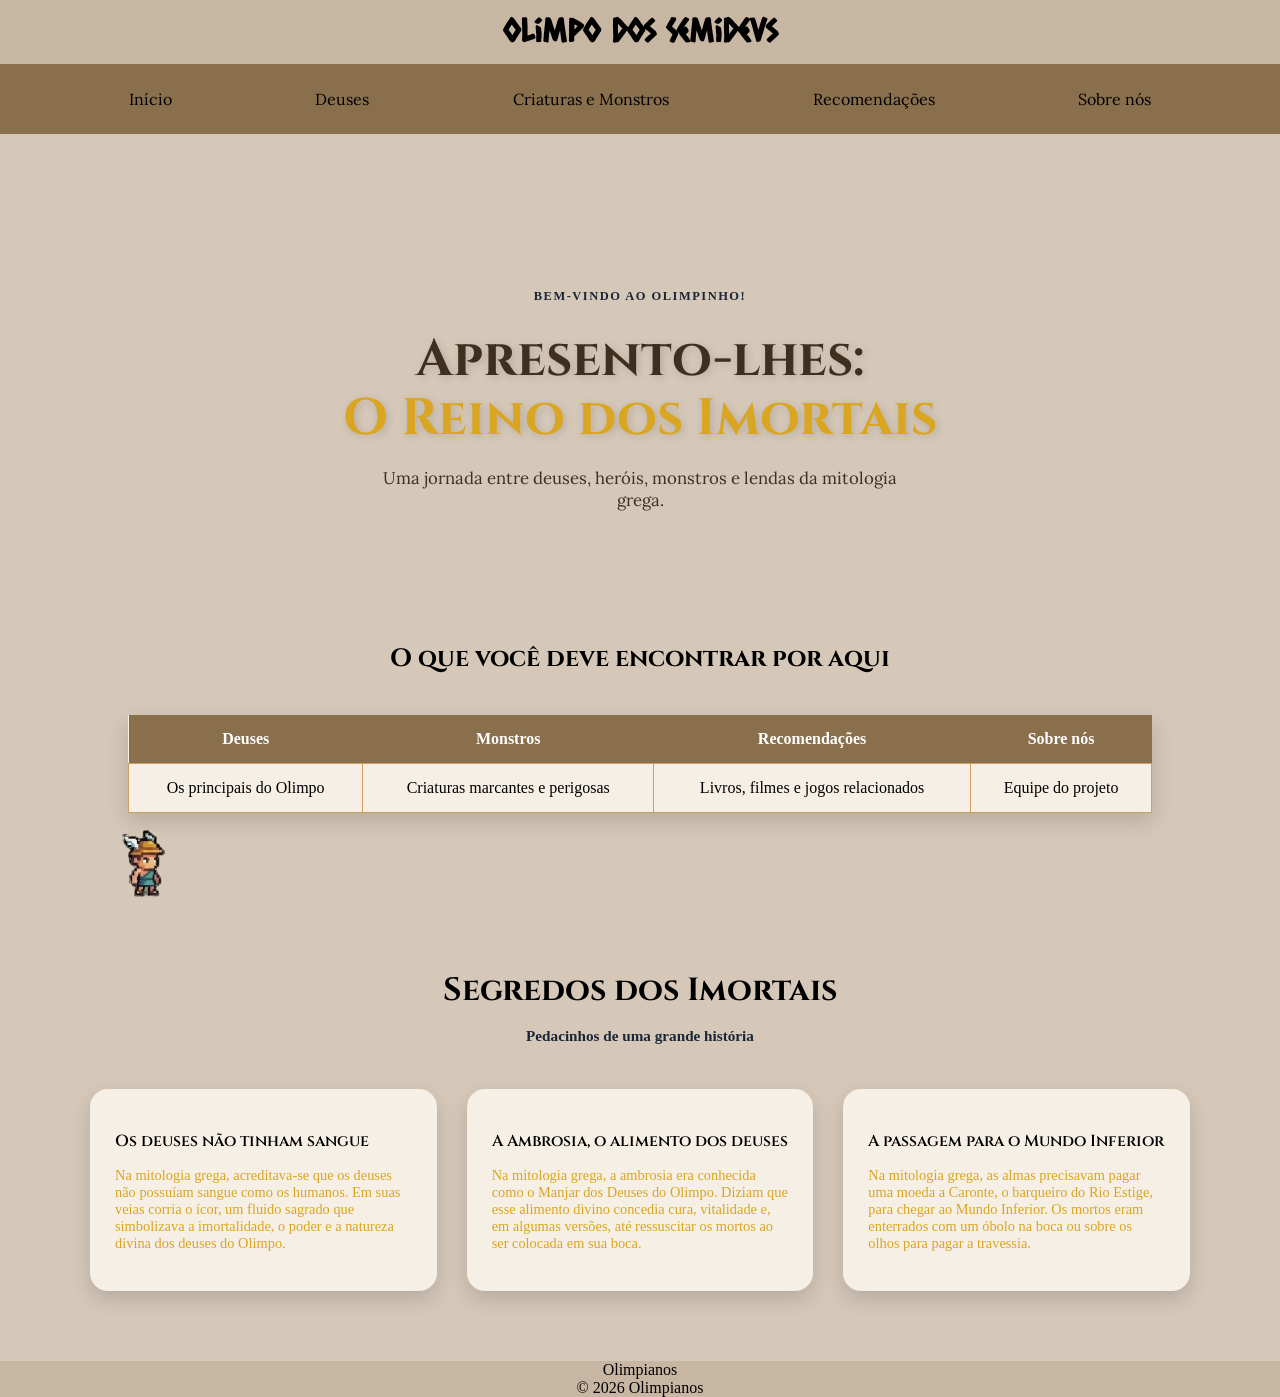
<file: index.html>
<!DOCTYPE html>
<html lang="pt-BR">

<head>
  <meta charset="UTF-8">
  <meta name="viewport" content="width=device-width, initial-scale=1.0">
  <link rel="stylesheet" href="estilo.css">
  <link rel="preconnect" href="https://fonts.googleapis.com">
  <link rel="preconnect" href="https://fonts.gstatic.com" crossorigin>
  <link
    href="https://fonts.googleapis.com/css2?family=Caesar+Dressing&family=Cinzel:wght@400..900&family=Lora:ital,wght@0,400..700;1,400..700&display=swap"
    rel="stylesheet">
  <title>Olimpo</title>
</head>

<body>

  <img id="shimeji" src="imgs shimeji/parado.png" alt="shimeji">

  <header>
    <h1>Olimpo dos Semidevs</h1>
    <nav id="menu">
      <a href="index.html">Início</a>
      <a href="deuses.html">Deuses</a>
      <a href="monstros.html">Criaturas e Monstros</a>
      <a href="recomedacoes.html">Recomendações</a>
      <a href="autores.html">Sobre nós</a>
    </nav>
  </header>

  <section class="rostinho">
    <span class="bem-vindo">Bem-vindo ao olimpinho!</span>
    <h1>Apresento-lhes:<br><span>O Reino dos Imortais</span></h1>
    <p>Uma jornada entre deuses, heróis, monstros e lendas da mitologia grega.</p>

  </section>
  <p class="tabela"><strong>O que você deve encontrar por aqui </strong></p>
  <table>
    <tr>
      <th>Deuses</th>
      <th>Monstros</th>
      <th>Recomendações</th>
      <th>Sobre nós</th>
    </tr>

    <tr>
      <td>Os principais do Olimpo</td>
      <td>Criaturas marcantes e perigosas</td>
      <td>Livros, filmes e jogos relacionados</td>
      <td>Equipe do projeto</td>
    </tr>
  </table>
  <section class="curiosidades">
    <div class="curiosidades-header">
      <h2>Segredos dos Imortais </h2>
      <p><strong> Pedacinhos de uma grande história</strong></p>
    </div>
    <div class="cards-grid">

      <div class="card">
        <h3>Os deuses não tinham sangue</h3>
        <p>Na mitologia grega, acreditava-se que os deuses não possuíam sangue como os humanos. Em suas veias corria o
          ícor, um fluido sagrado que simbolizava a imortalidade, o poder e a natureza divina dos deuses do Olimpo.</p>
      </div>

      <div class="card">
        <h3>A Ambrosia, o alimento dos deuses</h3>
        <p>Na mitologia grega, a ambrosia era conhecida como o Manjar dos Deuses do Olimpo. Diziam que esse alimento
          divino concedia cura, vitalidade e, em algumas versões, até ressuscitar os mortos ao ser colocada em sua boca.
        </p>
      </div>

      <div class="card">
        <h3>A passagem para o Mundo Inferior</h3>
        <p>Na mitologia grega, as almas precisavam pagar uma moeda a Caronte, o barqueiro do Rio Estige, para chegar ao
          Mundo Inferior.
          Os mortos eram enterrados com um óbolo na boca ou sobre os olhos para pagar a travessia.</p>
      </div>
    </div>
  </section>

  <script src="script.js"></script>

  <footer>
    <p class="footer-logo">Olimpianos</p>
    <p>© 2026 Olimpianos</p>
  </footer>
</body>

</html>
</file>
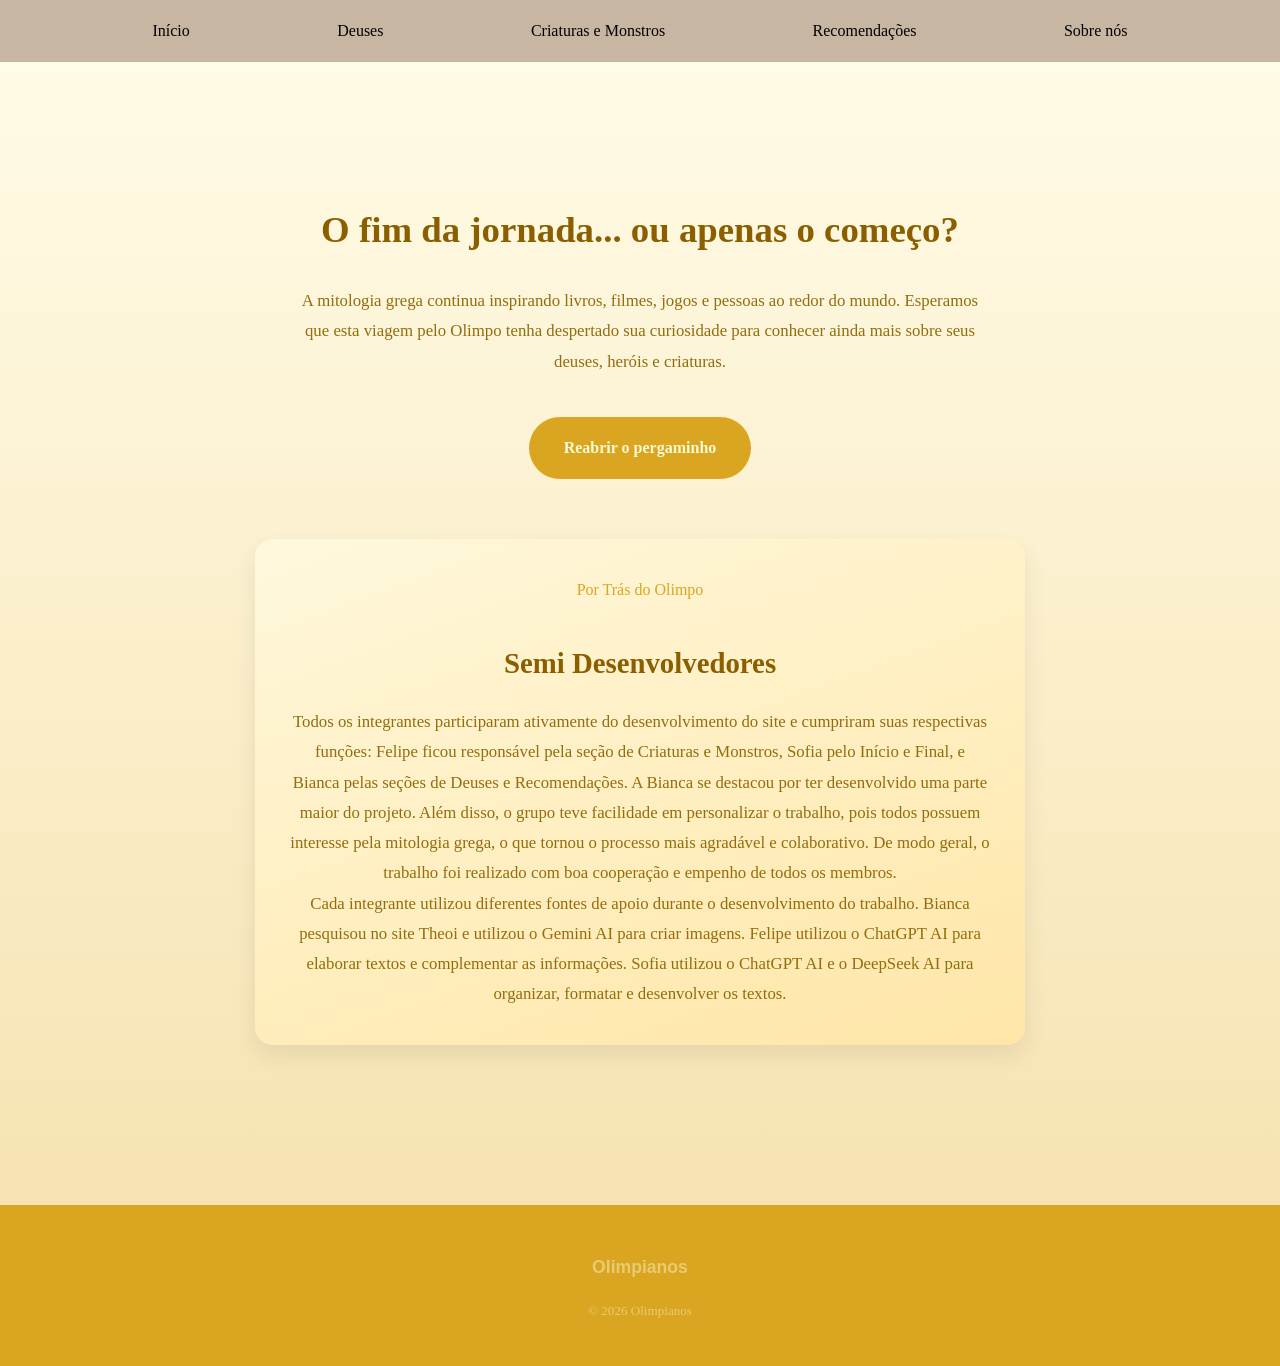
<file: autores.html>
<!DOCTYPE html>
<html lang="pt-BR">
<head>
    <meta charset="UTF-8">
    <meta name="viewport" content="width=device-width, initial-scale=1.0">
    <link rel="stylesheet" href="estilos5.css">
    <title>Sobre nós</title>
    <link rel="icon" type="image/png" href="logo.png">
    <link rel="stylesheet" href="estilo5.css">
</head>
<body>
    <div class="menu">
        <a href="index.html">Início</a>
        <a href="deuses.html">Deuses</a>
        <a href="monstros.html">Criaturas e Monstros</a>
        <a href="recomedacoes.html">Recomendações</a>
        <a href="autores.html">Sobre nós</a>
    </div>
 
    <section class="final">

    <h2>O fim da jornada... ou apenas o começo?</h2>

    <p>
        A mitologia grega continua inspirando livros, filmes, jogos e pessoas
        ao redor do mundo. Esperamos que esta viagem pelo Olimpo tenha despertado
        sua curiosidade para conhecer ainda mais sobre seus deuses, heróis e criaturas.
    </p>

    <a href="index.html" class="botao-final">
       Reabrir o pergaminho
    </a>
    <div class="card-destaque">

    <span class="tag"></span>Por Trás do Olimpo</span>
    
    <h3>Semi Desenvolvedores</h3>

    <p>
        Todos os integrantes participaram ativamente do desenvolvimento do site e cumpriram suas respectivas funções: Felipe ficou responsável pela seção de Criaturas e Monstros, Sofia pelo Início e Final, e Bianca pelas seções de Deuses e Recomendações.

A Bianca se destacou por ter desenvolvido uma parte maior do projeto. Além disso, o grupo teve facilidade em personalizar o trabalho, pois todos possuem interesse pela mitologia grega, o que tornou o processo mais agradável e colaborativo.
De modo geral, o trabalho foi realizado com boa cooperação e empenho de todos os membros.
</p>
<p>Cada integrante utilizou diferentes fontes de apoio durante o desenvolvimento do trabalho.
    Bianca pesquisou no site Theoi e utilizou o Gemini AI para criar imagens. 
    Felipe utilizou o ChatGPT AI para elaborar textos e complementar as informações.
    Sofia utilizou o ChatGPT AI e o DeepSeek AI para organizar, formatar e desenvolver os textos.
</p>


</div>

</section>
  <footer>
    <p class="footer-logo">Olimpianos</p>
    <p>© 2026 Olimpianos</p>
  </footer>
    
</body>
</html>
</file>
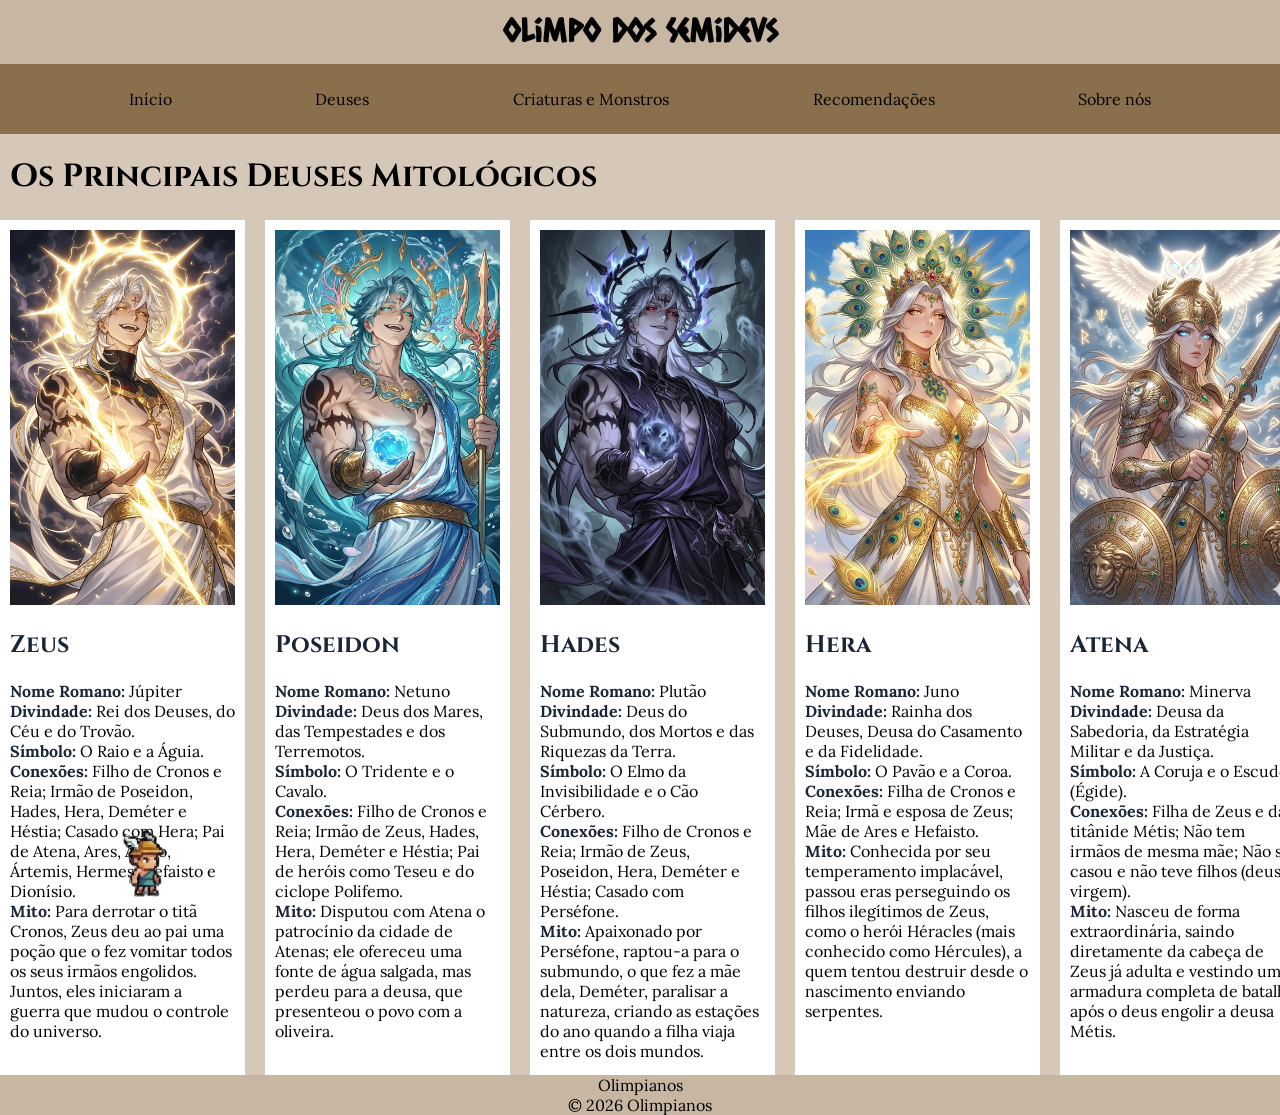
<file: deuses.html>
<!DOCTYPE html>
<html lang="pt-BR">

<head>
    <meta charset="UTF-8">
    <meta name="viewport" content="width=device-width, initial-scale=1.0">
    <link rel="stylesheet" href="estilos2.css">
    <link rel="preconnect" href="https://fonts.googleapis.com">
    <link rel="preconnect" href="https://fonts.gstatic.com" crossorigin>
    <link
        href="https://fonts.googleapis.com/css2?family=Caesar+Dressing&family=Cinzel:wght@400..900&family=Lora:ital,wght@0,400..700;1,400..700&display=swap"
        rel="stylesheet">
    <title>Os Deuses</title>
    <link rel="icon" type="image/png" href="logo.png">
</head>

<body>
    <header>
        <h1>Olimpo dos Semidevs</h1>
        <nav id="menu">
            <a href="index.html">Início</a>
            <a href="deuses.html">Deuses</a>
            <a href="monstros.html">Criaturas e Monstros</a>
            <a href="recomedacoes.html">Recomendações</a>
            <a href="autores.html">Sobre nós</a>
        </nav>
    </header>

    <main>
        <img id="shimeji" src="imgs shimeji/parado.png" alt="shimeji">


        <h1>Os Principais Deuses Mitológicos</h1>

        <div class="galeria">
            <div class="deuses">
                <img src="imgs deuses/Zeus.png" alt="Minha imagem">
                <h2>Zeus</h2>
                <p><strong>Nome Romano:</strong> Júpiter<br>
                    <strong>Divindade:</strong> Rei dos Deuses, do Céu e do Trovão.<br>
                    <strong>Símbolo:</strong> O Raio e a Águia.<br>
                    <strong>Conexões:</strong> Filho de Cronos e Reia; Irmão de Poseidon, Hades, Hera, Deméter e Héstia;
                    Casado com Hera; Pai de Atena, Ares, Apolo, Ártemis, Hermes, Hefaisto e Dionísio.<br>
                    <strong>Mito:</strong> Para derrotar o titã Cronos, Zeus deu ao pai uma poção que o fez vomitar
                    todos os seus irmãos engolidos. Juntos, eles iniciaram a guerra que mudou o controle do universo.<br>
                </p>
            </div>
            <div class="deuses">
                <img src="imgs deuses/Poseidon.png" alt="Minha imagem">
                <h2>Poseidon</h2>
                <p><strong>Nome Romano:</strong> Netuno<br>
                    <strong>Divindade:</strong> Deus dos Mares, das Tempestades e dos Terremotos.<br>
                    <strong>Símbolo:</strong> O Tridente e o Cavalo.<br>
                    <strong>Conexões:</strong> Filho de Cronos e Reia; Irmão de Zeus, Hades, Hera, Deméter e Héstia; Pai
                    de heróis como Teseu e do ciclope Polifemo.<br>
                    <strong>Mito:</strong> Disputou com Atena o patrocínio da cidade de Atenas; ele ofereceu uma fonte
                    de água salgada, mas perdeu para a deusa, que presenteou o povo com a oliveira.<br>
                </p>
            </div>
            <div class="deuses">
                <img src="imgs deuses/Hades.png" alt="Minha imagem">
                <h2>Hades</h2>
                <p><strong>Nome Romano:</strong> Plutão<br>
                    <strong>Divindade:</strong> Deus do Submundo, dos Mortos e das Riquezas da Terra.<br>
                    <strong>Símbolo:</strong> O Elmo da Invisibilidade e o Cão Cérbero.<br>
                    <strong>Conexões:</strong> Filho de Cronos e Reia; Irmão de Zeus, Poseidon, Hera, Deméter e Héstia;
                    Casado com Perséfone.<br>
                    <strong>Mito:</strong> Apaixonado por Perséfone, raptou-a para o submundo, o que fez a mãe dela,
                    Deméter, paralisar a natureza, criando as estações do ano quando a filha viaja entre os dois
                    mundos.<br>
                </p>
            </div>
            <div class="deuses">
                <img src="imgs deuses/Hera.png" alt="Minha imagem">
                <h2>Hera</h2>
                <p><strong>Nome Romano:</strong> Juno<br>
                    <strong>Divindade:</strong> Rainha dos Deuses, Deusa do Casamento e da Fidelidade.<br>
                    <strong>Símbolo:</strong> O Pavão e a Coroa.<br>
                    <strong>Conexões:</strong> Filha de Cronos e Reia; Irmã e esposa de Zeus; Mãe de Ares e
                    Hefaisto.<br>
                    <strong>Mito:</strong> Conhecida por seu temperamento implacável, passou eras perseguindo os filhos
                    ilegítimos de Zeus, como o herói Héracles (mais conhecido como Hércules), a quem tentou destruir
                    desde o nascimento enviando serpentes.<br>
                </p>
            </div>
            <div class="deuses">
                <img src="imgs deuses/Atena.png" alt="Minha imagem">
                <h2>Atena</h2>
                <p><strong>Nome Romano:</strong> Minerva<br>
                    <strong>Divindade:</strong> Deusa da Sabedoria, da Estratégia Militar e da Justiça.<br>
                    <strong>Símbolo:</strong> A Coruja e o Escudo (Égide).<br>
                    <strong>Conexões:</strong> Filha de Zeus e da titânide Métis; Não tem irmãos de mesma mãe; Não se
                    casou e não teve filhos (deusa virgem).<br>
                    <strong>Mito:</strong> Nasceu de forma extraordinária, saindo diretamente da cabeça de Zeus já
                    adulta e vestindo uma armadura completa de batalha após o deus engolir a deusa Métis.<br>
                </p>
            </div>
            <div class="deuses">
                <img src="imgs deuses/Ares.png" alt="Minha imagem">
                <h2>Ares</h2>
                <p><strong>Nome Romano:</strong> Marte<br>
                    <strong>Divindade:</strong> Deus da Guerra Sangrenta, da Violência e do Impulso.<br>
                    <strong>Símbolo:</strong> A Lança, o Escudo e o Javali.<br>
                    <strong>Conexões:</strong> Filho legítimo de Zeus e Hera; Irmão de Hefaisto; Amante de Afrodite; Pai
                    dos gêmeos Fobos (Medo) e Deimos (Terror).<br>
                    <strong>Mito:</strong> Durante a Guerra de Troia, lutou ativamente ao lado dos troianos por pura
                    sede de sangue, mas acabou ferido em batalha pelo herói mortal Diomedes, que estava sob proteção de
                    Atena.<br>
                </p>
            </div>
            <div class="deuses">
                <img src="imgs deuses/Apolo.png" alt="Minha imagem">
                <h2>Apolo</h2>
                <p><strong>Nome Romano:</strong> Febo<br>
                    <strong>Divindade:</strong> Deus do Sol, da Luz, da Música, da Poesia e da Profecia.<br>
                    <strong>Símbolo:</strong> A Lira e o Arco de Ouro.<br>
                    <strong>Conexões:</strong> Filho de Zeus e da titânide Leto; Irmão gêmeo de Ártemis;Pai de Asclépio
                    (deus da medicina); associado também às Musas e à inspiração dos poetas.<br>
                    <strong>Mito:</strong> Com apenas quatro dias de vida, viajou até Delfos e derrotou com suas flechas
                    a temível serpente Píton, assumindo o controle do mais famoso oráculo da Grécia.<br>
                </p>
            </div>
            <div class="deuses">
                <img src="imgs deuses/Artemis.png" alt="Minha imagem">
                <h2>Ártemis</h2>
                <p><strong>Nome Romano:</strong> Diana<br>
                    <strong>Divindade:</strong> Deusa da Caça, da Lua, dos Animais Selvagens e da Castidade.<br>
                    <strong>Símbolo:</strong> O Arco de Prata e a Cerva.<br>
                    <strong>Conexões:</strong> Filha de Zeus e Leto; Irmã gêmea de Apolo; Não se casou e não teve filhos
                    (líder das Caçadoras virgens).<br>
                    <strong>Mito:</strong> Irmã gêmea de Apolo, transformou o caçador Actéon em um cervo após ele
                    flagrá-la se banhando na floresta, fazendo com que ele fosse devorado pelos próprios cães.<br>
                </p>
            </div>
            <div class="deuses">
                <img src="imgs deuses/Demeter.png" alt="Minha imagem">
                <h2>Demeter</h2>
                <p><strong>Nome Romano:</strong> Ceres<br>
                    <strong>Divindade:</strong> Deusa da Agricultura, da Colheita, da Fertilidade da Terra e das
                    Estações.<br>
                    <strong>Símbolo:</strong> O Ramo de Trigo e a Tocha.<br>
                    <strong>Conexões:</strong> Filha de Cronos e Reia; Irmã de Zeus, Poseidon, Hades, Hera e Héstia; Mãe
                    de Perséfone.<br>
                    <strong>Mito:</strong> Ao ver sua filha Perséfone ser raptada por Hades, Deméter abandonou o Olimpo
                    em profunda tristeza, fazendo com que a terra secasse e a humanidade enfrentasse o primeiro inverno da
                    história.<br>
                </p>
            </div>
            <div class="deuses">
                <img src="imgs deuses/Afrodite.png" alt="Minha imagem">
                <h2>Afrodite</h2>
                <p><strong>Nome Romano:</strong> Vênus<br>
                    <strong>Divindade:</strong> Deusa do Amor, da Beleza e do Desejo.<br>
                    <strong>Símbolo:</strong> A Pomba e a Concha.<br>
                    <strong>Conexões:</strong> Filha do sangue de Urano (gerada na espuma do mar); Casada com Hefaisto
                    (mas namorada de Ares); Mãe de Eros (o Cupido).<br>
                    <strong>Mito:</strong> Nasceu da espuma do mar após os testículos de Urano serem jogados na água por
                    Cronos, surgindo deslumbrante sobre uma concha marinha na costa de Chipre.<br>
                </p>
            </div>
            <div class="deuses">
                <img src="imgs deuses/Hermes.png" alt="Minha imagem">
                <h2>Hermes</h2>
                <p><strong>Nome Romano:</strong> Mercúrio<br>
                    <strong>Divindade:</strong> Mensageiro dos Deuses, Deus do Comércio, dos Viajantes e dos
                    Ladrões.<br>
                    <strong>Símbolo:</strong> As Sandálias Aladas e o Caduceu.<br>
                    <strong>Conexões:</strong> Filho de Zeus e da ninfa Maia; Meio-irmão de quase todos os olimpianos;
                    Pai do deus Pã (deus da natureza selvagem).<br>
                    <strong>Mito:</strong> Único deus capaz de transitar livremente entre Olimpo, Terra e Submundo,
                    Hermes servia como mensageiro divino e guia das almas dos mortos.<br>
                </p>
            </div>
            <div class="deuses">
                <img src="imgs deuses/Hefesto.png" alt="Minha imagem">
                <h2>Hefesto</h2>
                <p><strong>Nome Romano:</strong> Vulcano<br>
                    <strong>Divindade:</strong> Deus do Fogo, da Forja, dos Metais e da Escultura.<br>
                    <strong>Símbolo:</strong> O Martelo e a Bigorna.<br>
                    <strong>Conexões:</strong> Filho de Hera (e, em algumas versões, gerado sem Zeus); Irmão de Ares;
                    Casado com Afrodite.<br>
                    <strong>Mito:</strong> Após ser lançado do Olimpo e ficar manco, Hefesto tornou-se o maior artesão
                    dos deuses. Para se vingar de Hera, criou um trono de ouro encantado que a prendeu quando ela se sentou
                    nele.<br>
                </p>
            </div>
            <div class="deuses">
                <img src="imgs deuses/Dionisio.png" alt="Minha imagem">
                <h2>Dionísio</h2>
                <p><strong>Nome Romano:</strong> Baco<br>
                    <strong>Divindade:</strong> Deus do Vinho, das Festas, do Teatro e do Êxtase.<br>
                    <strong>Símbolo:</strong> Os Cachos de Uva e o Tirso.<br>
                    <strong>Conexões:</strong> Filho de Zeus e da mortal Sêmene (o único olimpiano com mãe mortal);
                    Casado com a princesa Ariadne.<br>
                    <strong>Mito:</strong> Quando piratas tentaram sequestrá-lo sem saber sua identidade, o deus
                    transformou os remos do navio em videiras e os próprios marinheiros assustados em golfinhos.<br>
                </p>
            </div>
        </div>

        <script src="script.js"></script>
    </main>

    <footer>
        <p class="footer-logo">Olimpianos</p>
        <p>© 2026 Olimpianos</p>
    </footer>

</body>

</html>
</file>
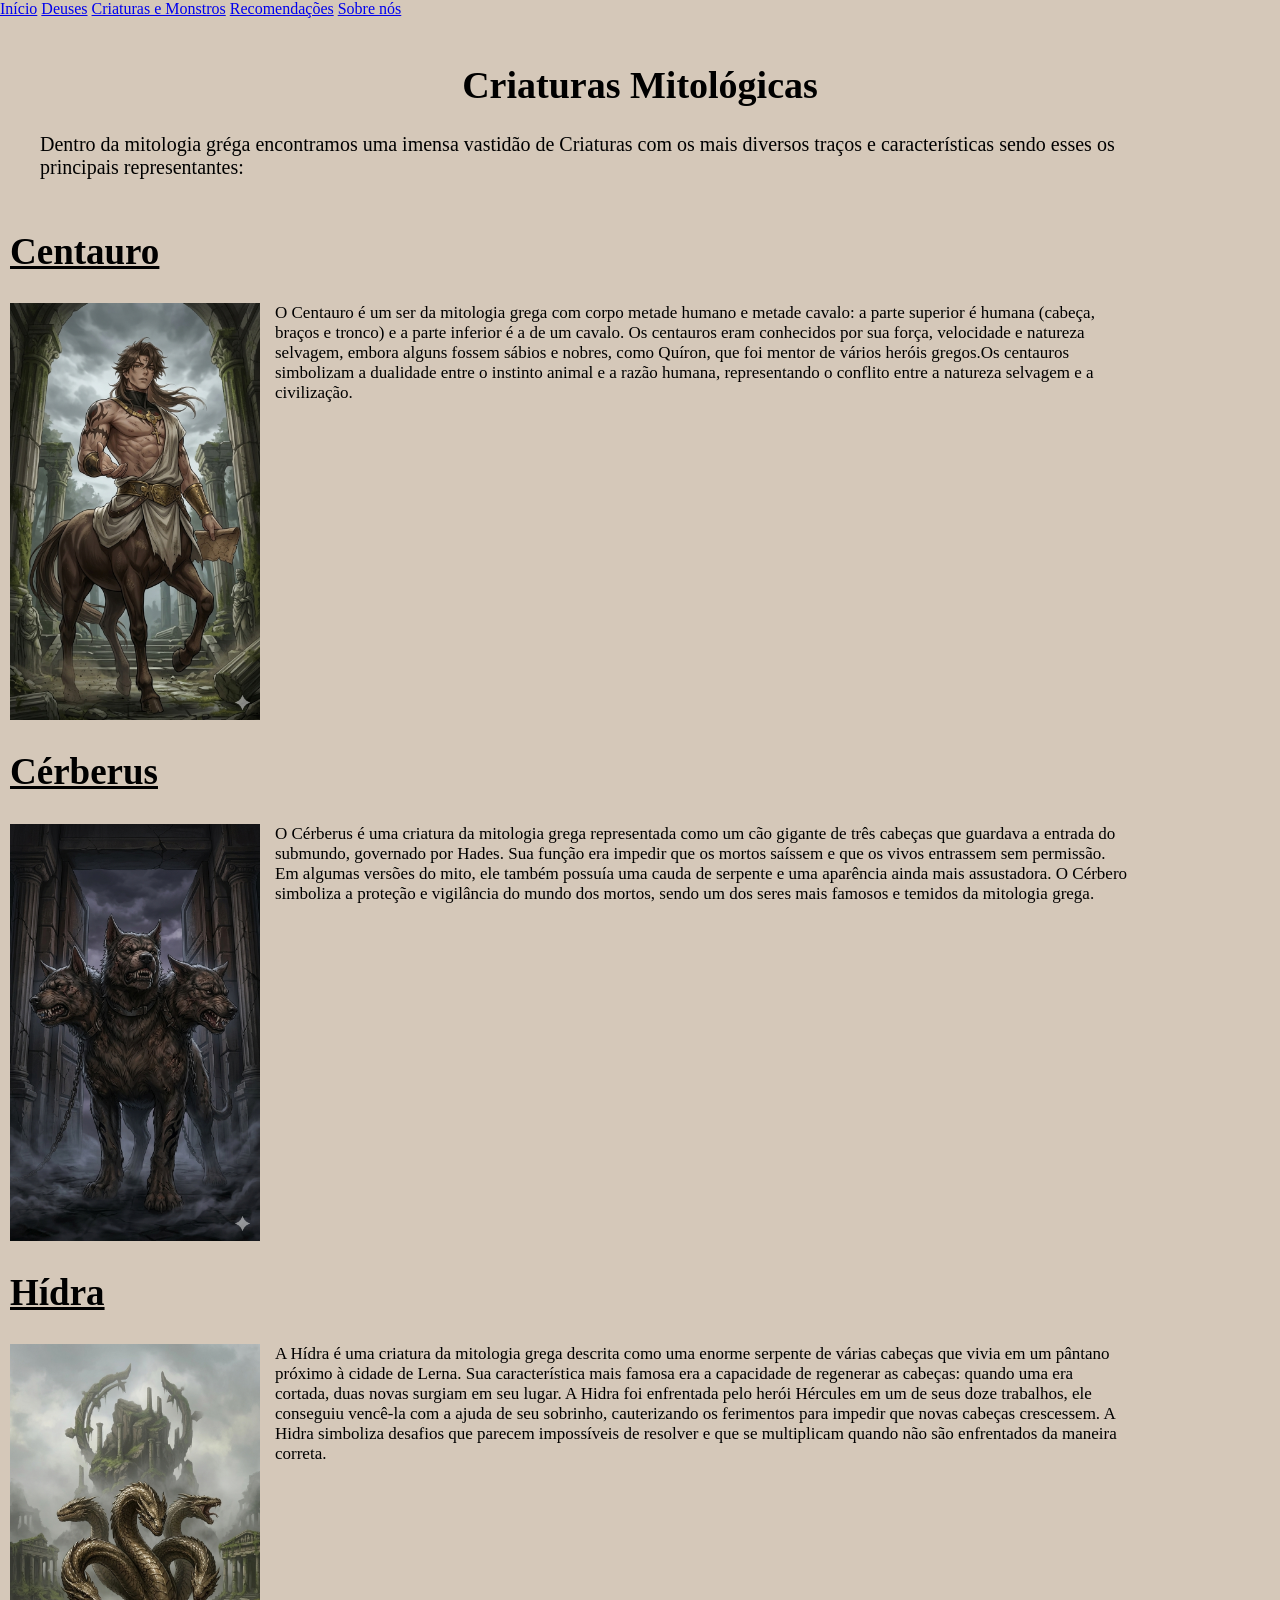
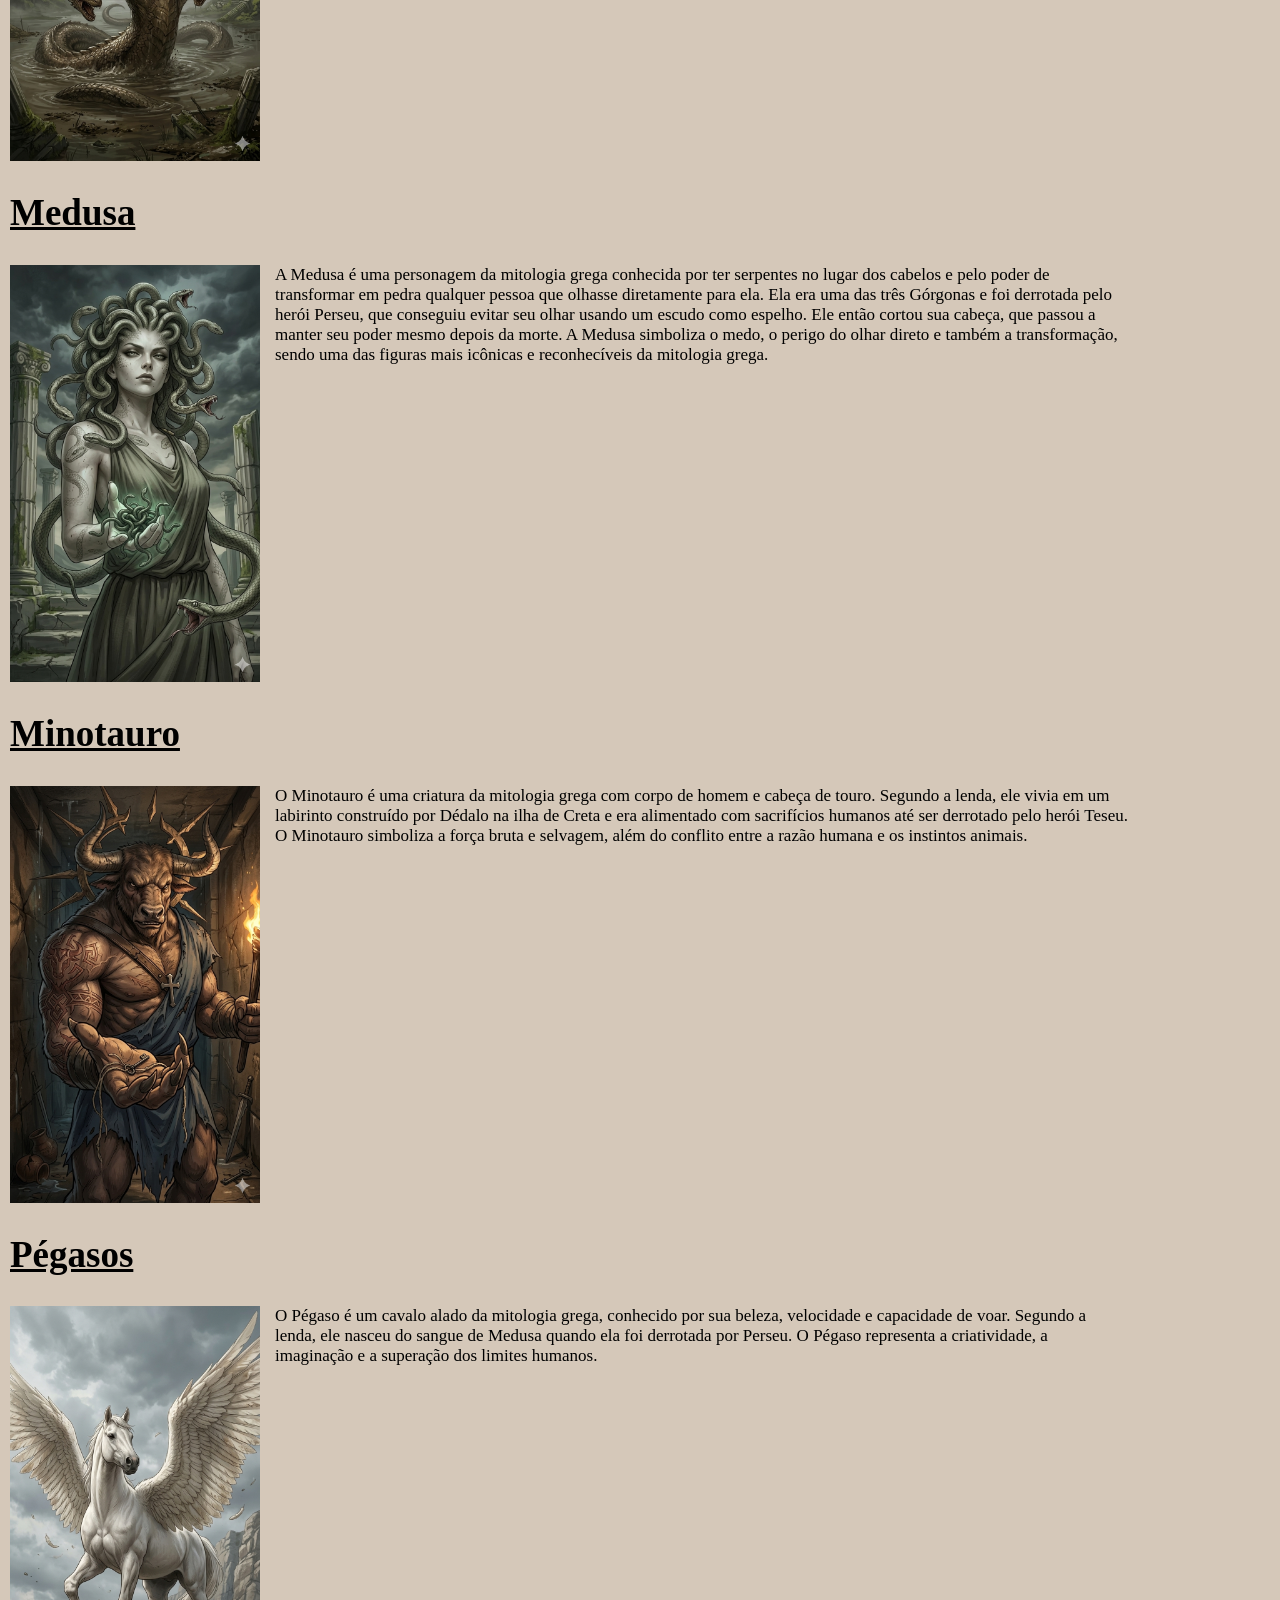
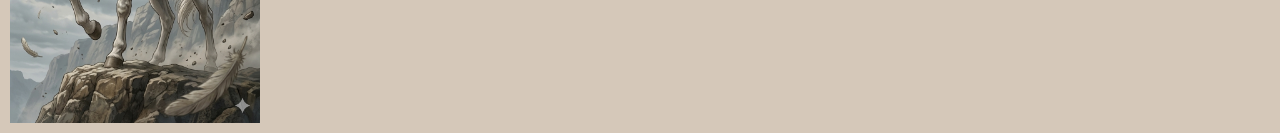
<file: monstros.html>
<!DOCTYPE html>
<html lang="pt-BR">
<head>
    <meta charset="UTF-8">
    <meta name="viewport" content="width=device-width, initial-scale=1.0">
    <title>Monstros e Criaturas</title>
    <link rel="stylesheet" href="estilos3.css">
    <link rel="icon" type="image/png" href="logo.png">
</head>
<body>
    <div class="menu">
        <a href="index.html">Início</a>
        <a href="deuses.html">Deuses</a>
        <a href="monstros.html">Criaturas e Monstros</a>
        <a href="recomedacoes.html">Recomendações</a>
        <a href="autores.html">Sobre nós</a>
    </div>
    <h1>Criaturas Mitológicas</h1>
        <p class="inicio">Dentro da mitologia gréga encontramos uma imensa vastidão de Criaturas com os mais diversos traços e características sendo esses os principais representantes:</p>
    <h2><u><strong>Centauro</u></strong></h2>
        <img src="imgs monstros/Centauro.png" class="imagem" alt="">
        <p>O Centauro é um ser da mitologia grega com corpo metade humano e metade cavalo: a parte superior é humana (cabeça, braços e tronco) e a parte inferior é a de um cavalo. Os centauros eram conhecidos por sua força, velocidade e natureza selvagem, embora alguns fossem sábios e nobres, como Quíron, que foi mentor de vários heróis gregos.Os centauros simbolizam a dualidade entre o instinto animal e a razão humana, representando o conflito entre a natureza selvagem e a civilização.</p>
            
    <h2><u><strong>Cérberus</u></strong></h3>
        <img src="imgs monstros/Cerberus.png"class="imagem" alt="">
        <p>O Cérberus é uma criatura da mitologia grega representada como um cão gigante de três cabeças que guardava a entrada do submundo, governado por Hades. Sua função era impedir que os mortos saíssem e que os vivos entrassem sem permissão. Em algumas versões do mito, ele também possuía uma cauda de serpente e uma aparência ainda mais assustadora. O Cérbero simboliza a proteção e vigilância do mundo dos mortos, sendo um dos seres mais famosos e temidos da mitologia grega.</p>

    <h2><u><strong>Hídra</u></strong></h2>
        <img src="imgs monstros/Hidra.png" class="imagem" alt="">    
        <p>A Hídra é uma criatura da mitologia grega descrita como uma enorme serpente de várias cabeças que vivia em um pântano próximo à cidade de Lerna. Sua característica mais famosa era a capacidade de regenerar as cabeças: quando uma era cortada, duas novas surgiam em seu lugar. A Hidra foi enfrentada pelo herói Hércules em um de seus doze trabalhos, ele conseguiu vencê-la com a ajuda de seu sobrinho, cauterizando os ferimentos para impedir que novas cabeças crescessem. A Hidra simboliza desafios que parecem impossíveis de resolver e que se multiplicam quando não são enfrentados da maneira correta.</p>    

    <h2><u><strong>Medusa</u></strong></h2>
        <img src="imgs monstros/Medusa.png" class="imagem" alt="">
        <p>A Medusa é uma personagem da mitologia grega conhecida por ter serpentes no lugar dos cabelos e pelo poder de transformar em pedra qualquer pessoa que olhasse diretamente para ela. Ela era uma das três Górgonas e foi derrotada pelo herói Perseu, que conseguiu evitar seu olhar usando um escudo como espelho. Ele então cortou sua cabeça, que passou a manter seu poder mesmo depois da morte. A Medusa simboliza o medo, o perigo do olhar direto e também a transformação, sendo uma das figuras mais icônicas e reconhecíveis da mitologia grega.</p>    

    <h2><u><strong>Minotauro</u></strong></h2>
        <img src="imgs monstros/Minotauro.png" class="imagem" alt="">
        <p>O Minotauro é uma criatura da mitologia grega com corpo de homem e cabeça de touro. Segundo a lenda, ele vivia em um labirinto construído por Dédalo na ilha de Creta e era alimentado com sacrifícios humanos até ser derrotado pelo herói Teseu. O Minotauro simboliza a força bruta e selvagem, além do conflito entre a razão humana e os instintos animais.</p>

    <h2><u><strong>Pégasos</u></strong></h2>
        <img src="imgs monstros/Pegasos.png" class="imagem" alt="">
        <p>O Pégaso é um cavalo alado da mitologia grega, conhecido por sua beleza, velocidade e capacidade de voar. Segundo a lenda, ele nasceu do sangue de Medusa quando ela foi derrotada por Perseu. O Pégaso representa a criatividade, a imaginação e a superação dos limites humanos.</p>
</body>
</html>
</file>
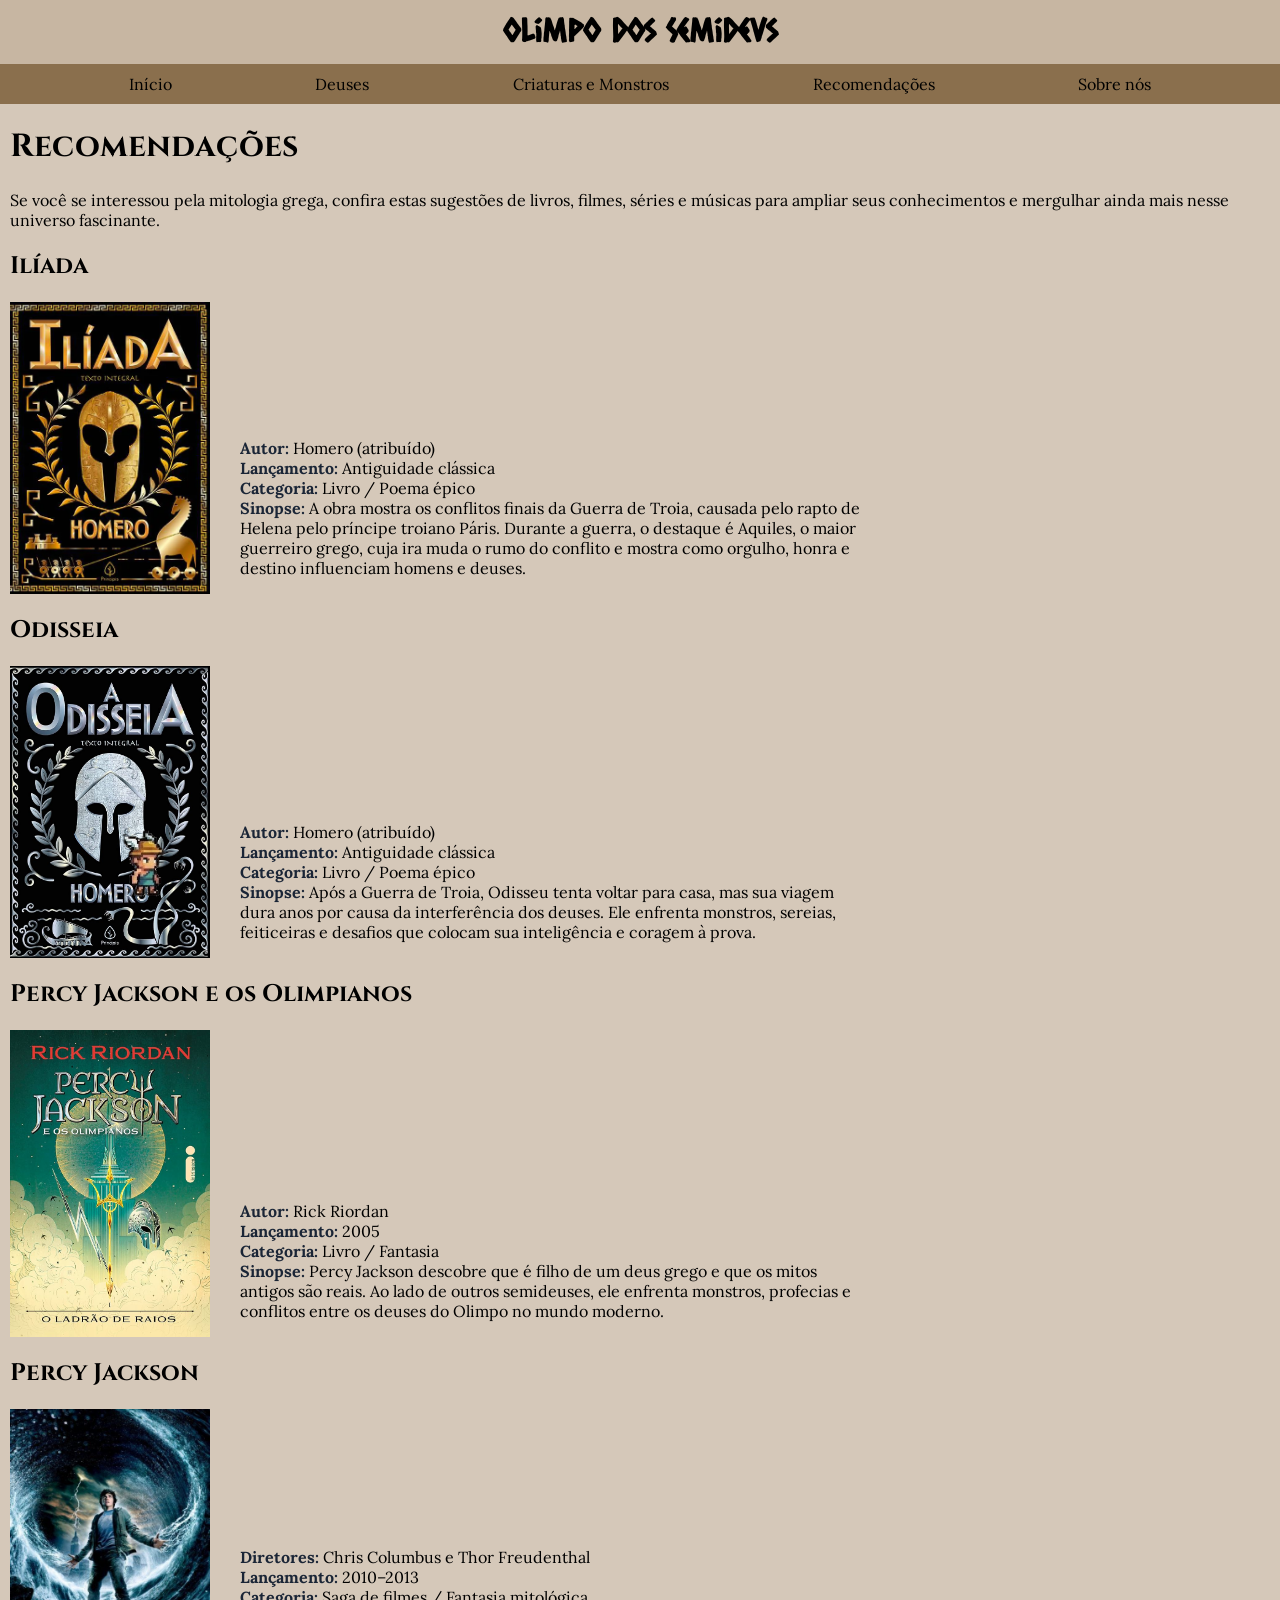
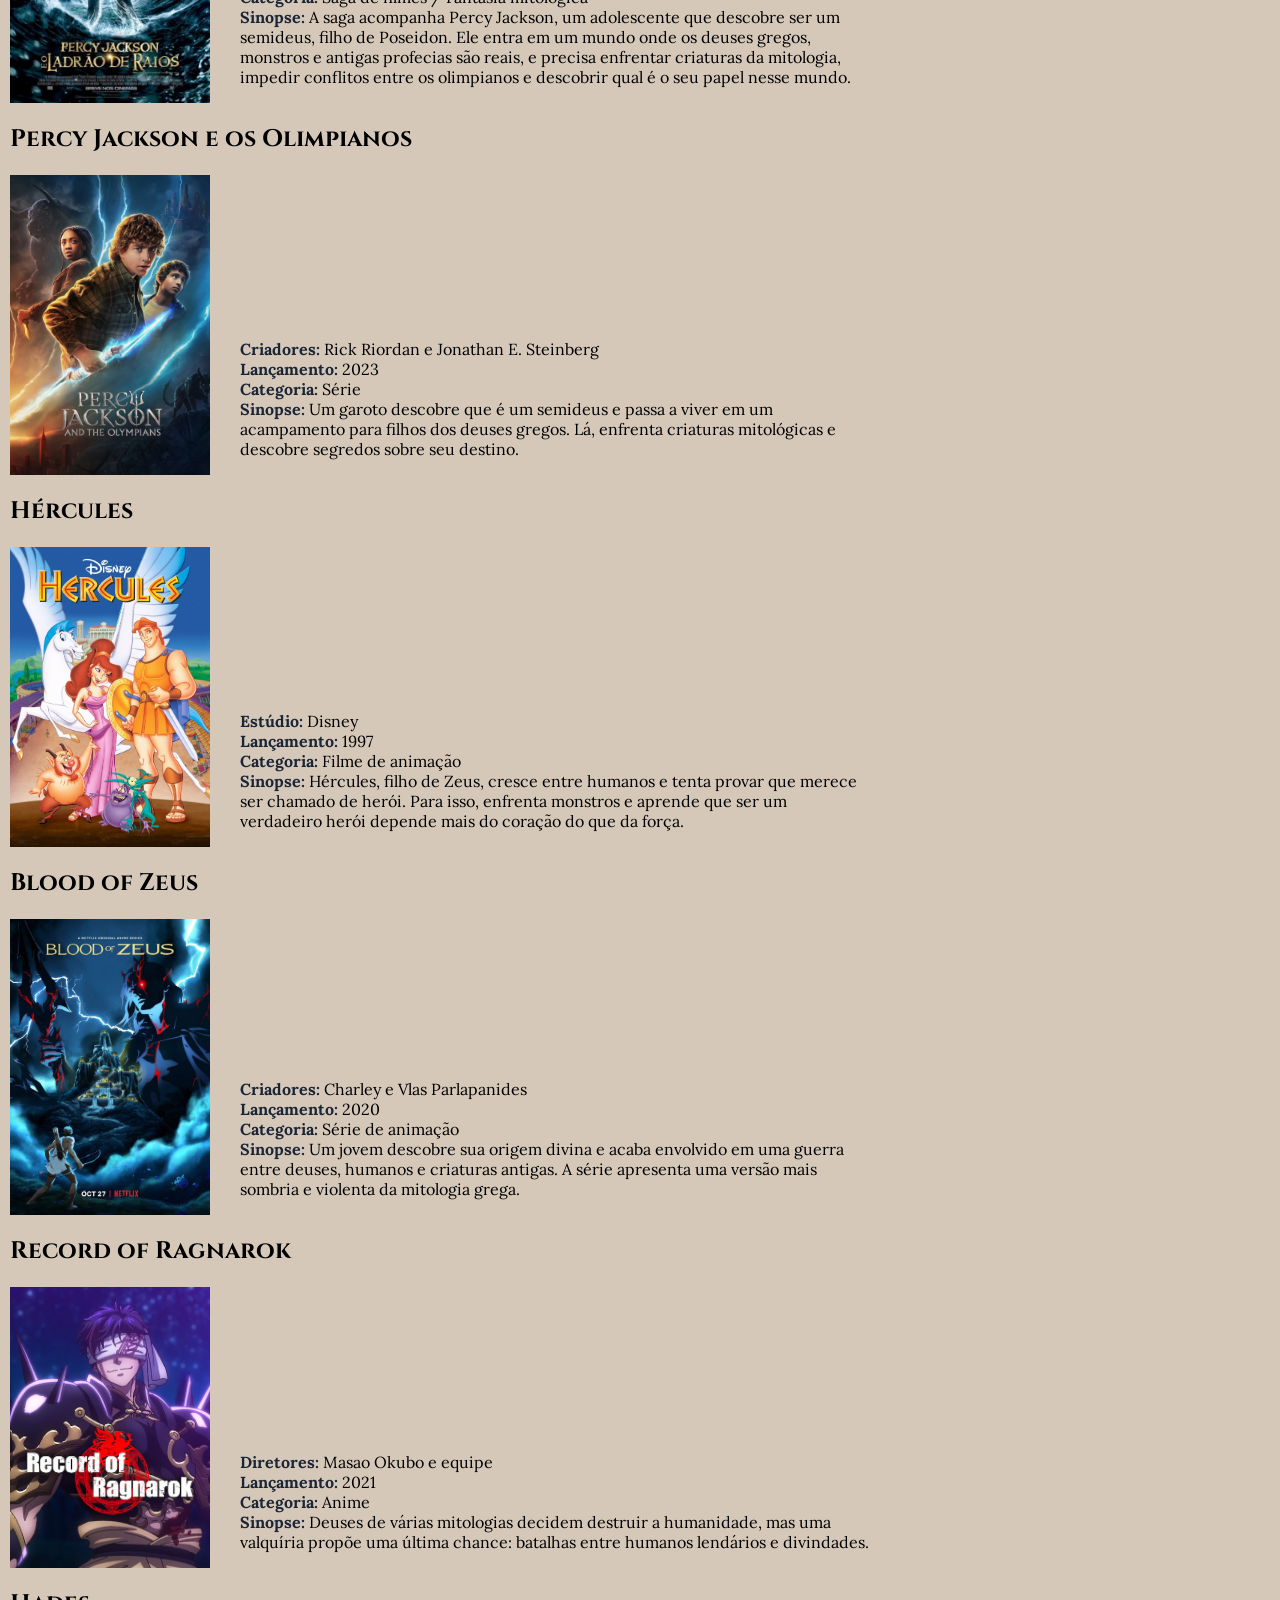
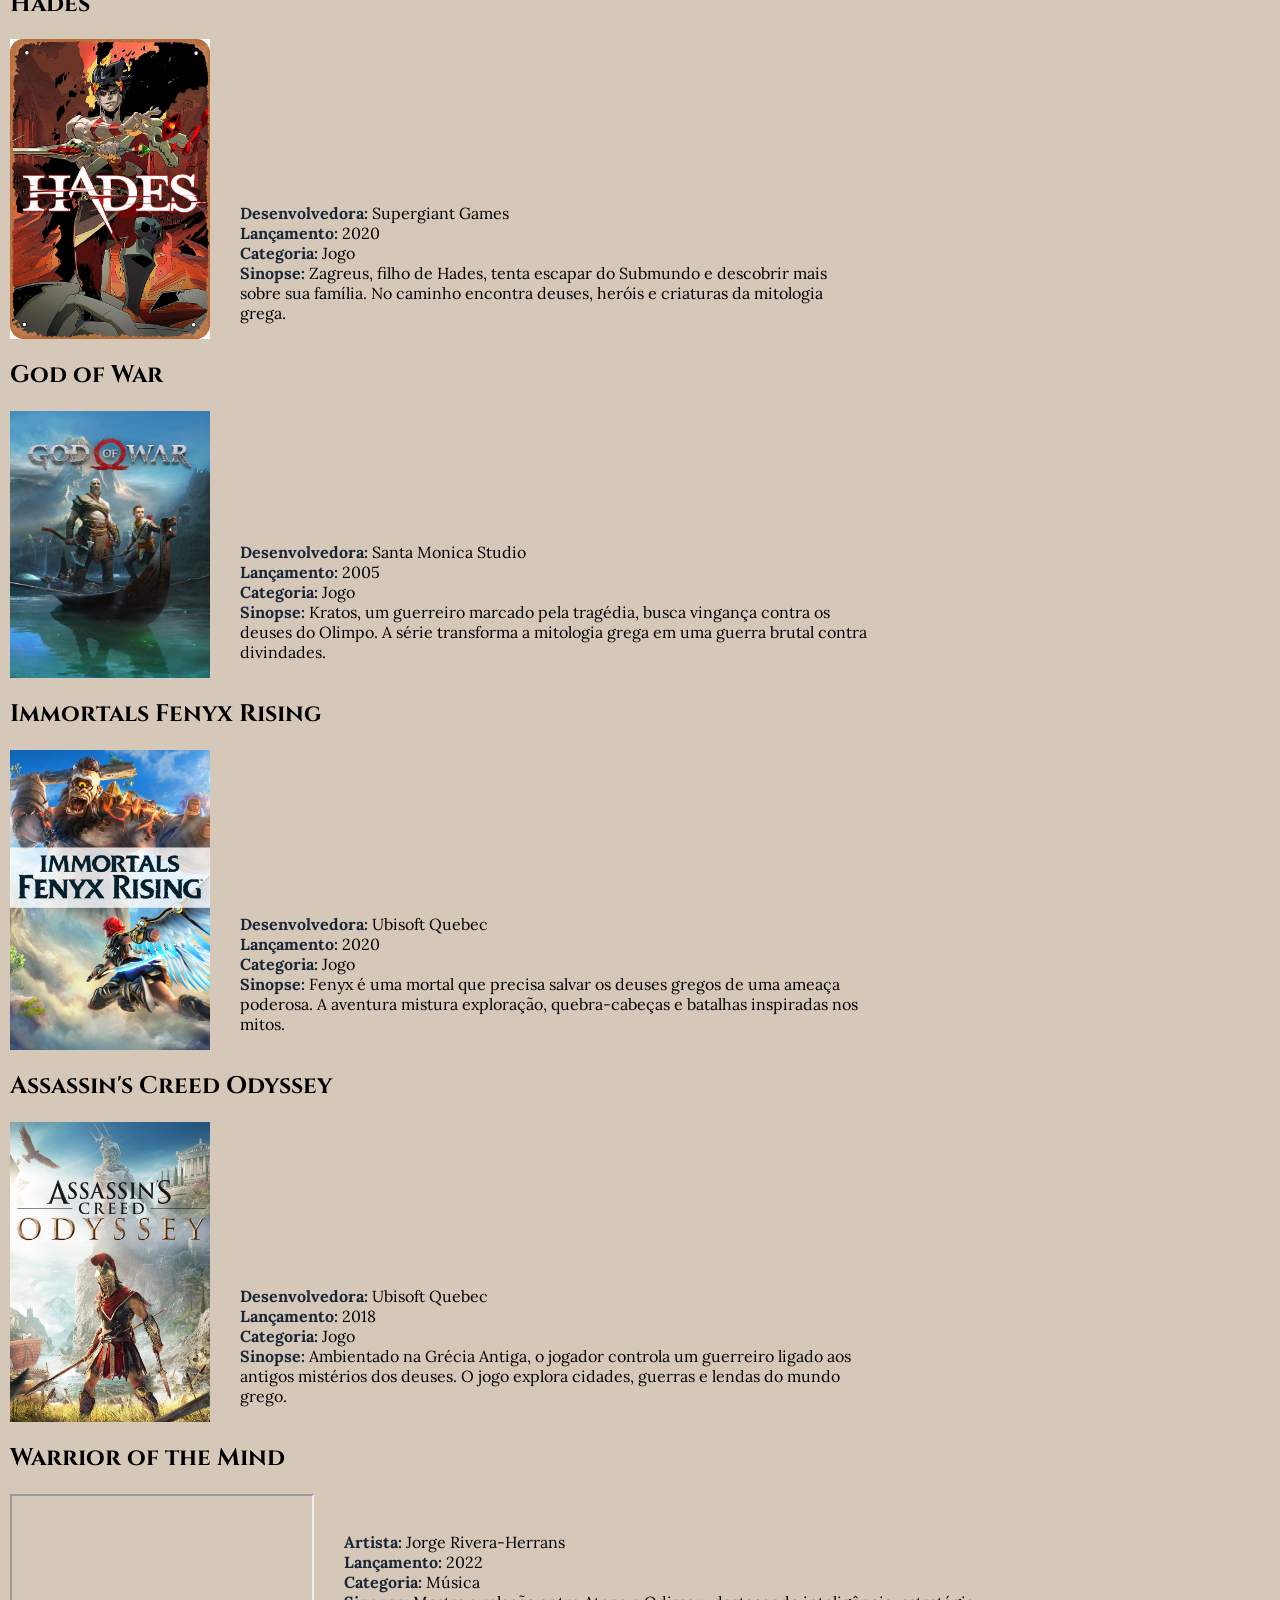
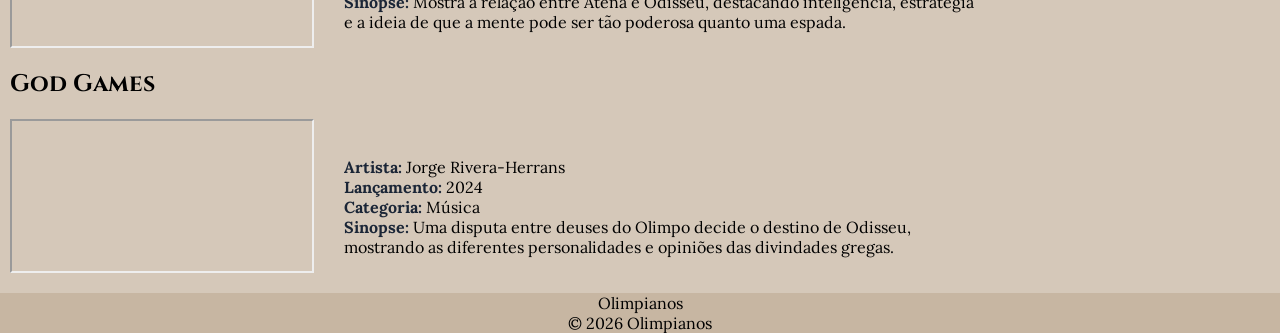
<file: recomedacoes.html>
<!DOCTYPE html>
<html lang="pt-BR">

<head>
    <meta charset="UTF-8">
    <meta name="viewport" content="width=device-width, initial-scale=1.0">
    <link rel="stylesheet" href="estilos4.css">
    <link rel="preconnect" href="https://fonts.googleapis.com">
    <link rel="preconnect" href="https://fonts.gstatic.com" crossorigin>
    <link
        href="https://fonts.googleapis.com/css2?family=Caesar+Dressing&family=Cinzel:wght@400..900&family=Lora:ital,wght@0,400..700;1,400..700&display=swap"
        rel="stylesheet">
    <title>Recomendações</title>
    <link rel="icon" type="image/png" href="logo.png">
</head>

<body>
    <header>
        <h1>Olimpo dos Semidevs</h1>
        <nav id="menu">
            <a href="index.html">Início</a>
            <a href="deuses.html">Deuses</a>
            <a href="monstros.html">Criaturas e Monstros</a>
            <a href="recomedacoes.html">Recomendações</a>
            <a href="autores.html">Sobre nós</a>
        </nav>
    </header>

    <main>
        <img id="shimeji" src="imgs shimeji/parado.png" alt="shimeji">

        <h1>Recomendações</h1>
        <p>Se você se interessou pela mitologia grega, confira estas sugestões de livros, filmes, séries e músicas para
            ampliar seus conhecimentos e mergulhar ainda mais nesse universo fascinante.</p>

        <h2>Ilíada</h2>
        <div class="recommend">
            <img src="imgs recomendacoes/Iliada.png" alt="Minha imagem">
            <div class="descricao">
                <p><strong>Autor:</strong> Homero (atribuído)<br>
                    <strong>Lançamento:</strong> Antiguidade clássica<br>
                    <strong>Categoria:</strong> Livro / Poema épico<br>
                    <strong>Sinopse:</strong> A obra mostra os conflitos finais da Guerra de Troia, causada pelo rapto
                    de Helena pelo príncipe troiano Páris. Durante a guerra, o destaque é Aquiles, o maior guerreiro grego,
                    cuja ira muda o rumo do conflito e mostra como orgulho, honra e destino influenciam homens e deuses.
                </p>
            </div>
        </div>
        <h2>Odisseia</h2>
        <div class="recommend">
            <img src="imgs recomendacoes/Odisseia.png" alt="Minha imagem">
            <div class="descricao">
                <p><strong>Autor:</strong> Homero (atribuído)<br>
                    <strong>Lançamento:</strong> Antiguidade clássica<br>
                    <strong>Categoria:</strong> Livro / Poema épico<br>
                    <strong>Sinopse:</strong> Após a Guerra de Troia, Odisseu tenta voltar para casa, mas sua viagem
                    dura anos por causa da interferência dos deuses. Ele enfrenta monstros, sereias, feiticeiras e desafios
                    que colocam sua inteligência e coragem à prova.
                </p>
            </div>
        </div>
        <h2>Percy Jackson e os Olimpianos</h2>
        <div class="recommend">
            <img src="imgs recomendacoes/Percy-livro.png" alt="Minha imagem">
            <div class="descricao">
                <p><strong>Autor:</strong> Rick Riordan<br>
                    <strong>Lançamento:</strong> 2005<br>
                    <strong>Categoria:</strong> Livro / Fantasia<br>
                    <strong>Sinopse:</strong> Percy Jackson descobre que é filho de um deus grego e que os mitos antigos
                    são reais. Ao lado de outros semideuses, ele enfrenta monstros, profecias e conflitos entre os deuses do
                    Olimpo no mundo moderno.
                </p>
            </div>
        </div>
        <h2>Percy Jackson</h2>
        <div class="recommend">
            <img src="imgs recomendacoes/Percy-filme.png" alt="Minha imagem">
            <div class="descricao">
                <p><strong>Diretores:</strong> Chris Columbus e Thor Freudenthal<br>
                    <strong>Lançamento:</strong> 2010–2013<br>
                    <strong>Categoria:</strong> Saga de filmes / Fantasia mitológica<br>
                    <strong>Sinopse:</strong> A saga acompanha Percy Jackson, um adolescente que descobre ser um
                    semideus,
                    filho de Poseidon. Ele entra em um mundo onde os deuses gregos, monstros e antigas profecias são
                    reais, e precisa enfrentar criaturas da mitologia, impedir conflitos entre os olimpianos e descobrir qual é
                    o seu papel nesse mundo.
                </p>
            </div>
        </div>
        <h2>Percy Jackson e os Olimpianos</h2>
        <div class="recommend">
            <img src="imgs recomendacoes/Percy-serie.png" alt="Minha imagem">
            <div class="descricao">
                <p><strong>Criadores:</strong> Rick Riordan e Jonathan E. Steinberg<br>
                    <strong>Lançamento:</strong> 2023<br>
                    <strong>Categoria:</strong> Série<br>
                    <strong>Sinopse:</strong> Um garoto descobre que é um semideus e passa a viver em um acampamento
                    para filhos dos deuses gregos. Lá, enfrenta criaturas mitológicas e descobre segredos sobre seu destino.
                </p>
            </div>
        </div>
        <h2>Hércules</h2>
        <div class="recommend">
            <img src="imgs recomendacoes/Hercules.png" alt="Minha imagem">
            <div class="descricao">
                <p><strong>Estúdio:</strong> Disney<br>
                    <strong>Lançamento:</strong> 1997<br>
                    <strong>Categoria:</strong> Filme de animação<br>
                    <strong>Sinopse:</strong> Hércules, filho de Zeus, cresce entre humanos e tenta provar que merece
                    ser chamado de herói. Para isso, enfrenta monstros e aprende que ser um verdadeiro herói depende mais do
                    coração do que da força.
                </p>
            </div>
        </div>
        <h2>Blood of Zeus</h2>
        <div class="recommend">
            <img src="imgs recomendacoes/Blood-zeus.png" alt="Minha imagem">
            <div class="descricao">
                <p><strong>Criadores:</strong> Charley e Vlas Parlapanides<br>
                    <strong>Lançamento:</strong> 2020<br>
                    <strong>Categoria:</strong> Série de animação<br>
                    <strong>Sinopse:</strong> Um jovem descobre sua origem divina e acaba envolvido em uma guerra entre
                    deuses, humanos e criaturas antigas. A série apresenta uma versão mais sombria e violenta da
                    mitologia grega.
                </p>
            </div>
        </div>
        <h2>Record of Ragnarok</h2>
        <div class="recommend">
            <img src="imgs recomendacoes/Record-ragnarok.png" alt="Minha imagem">
            <div class="descricao">
                <p><strong>Diretores:</strong> Masao Okubo e equipe<br>
                    <strong>Lançamento:</strong> 2021<br>
                    <strong>Categoria:</strong> Anime<br>
                    <strong>Sinopse:</strong> Deuses de várias mitologias decidem destruir a humanidade, mas uma
                    valquíria propõe uma última chance: batalhas entre humanos lendários e divindades.
                </p>
            </div>
        </div>
        <h2>Hades</h2>
        <div class="recommend">
            <img src="imgs recomendacoes/Hades.png" alt="Minha imagem">
            <div class="descricao">
                <p><strong>Desenvolvedora:</strong> Supergiant Games<br>
                    <strong>Lançamento:</strong> 2020<br>
                    <strong>Categoria:</strong> Jogo<br>
                    <strong>Sinopse:</strong> Zagreus, filho de Hades, tenta escapar do Submundo e descobrir mais sobre
                    sua família. No caminho encontra deuses, heróis e criaturas da mitologia grega.
                </p>
            </div>
        </div>
        <h2>God of War</h2>
        <div class="recommend">
            <img src="imgs recomendacoes/God-war.png" alt="Minha imagem">
            <div class="descricao">
                <p><strong>Desenvolvedora:</strong> Santa Monica Studio<br>
                    <strong>Lançamento:</strong> 2005<br>
                    <strong>Categoria:</strong> Jogo<br>
                    <strong>Sinopse:</strong> Kratos, um guerreiro marcado pela tragédia, busca vingança contra os
                    deuses do Olimpo. A série transforma a mitologia grega em uma guerra brutal contra divindades.
                </p>
            </div>
        </div>
        <h2>Immortals Fenyx Rising</h2>
        <div class="recommend">
            <img src="imgs recomendacoes/Immortals-Fenyx.png" alt="Minha imagem">
            <div class="descricao">
                <p><strong>Desenvolvedora:</strong> Ubisoft Quebec<br>
                    <strong>Lançamento:</strong> 2020<br>
                    <strong>Categoria:</strong> Jogo<br>
                    <strong>Sinopse:</strong> Fenyx é uma mortal que precisa salvar os deuses gregos de uma ameaça
                    poderosa. A aventura mistura exploração, quebra-cabeças e batalhas inspiradas nos mitos.
                </p>
            </div>
        </div>
        <h2>Assassin's Creed Odyssey</h2>
        <div class="recommend">
            <img src="imgs recomendacoes/Assassins-creed.png" alt="Minha imagem">
            <div class="descricao">
                <p><strong>Desenvolvedora:</strong> Ubisoft Quebec<br>
                    <strong>Lançamento:</strong> 2018<br>
                    <strong>Categoria:</strong> Jogo<br>
                    <strong>Sinopse:</strong> Ambientado na Grécia Antiga, o jogador controla um guerreiro ligado aos
                    antigos mistérios dos deuses. O jogo explora cidades, guerras e lendas do mundo grego.
                </p>
            </div>
        </div>
        <h2>Warrior of the Mind</h2>
        <div class="recommend">
            <iframe src="https://www.youtube.com/embed/nMmrtgbFmOg" allowfullscreen>
            </iframe>
            <div class="descricao">
                <p><strong>Artista:</strong> Jorge Rivera-Herrans<br>
                    <strong>Lançamento:</strong> 2022<br>
                    <strong>Categoria:</strong> Música<br>
                    <strong>Sinopse:</strong> Mostra a relação entre Atena e Odisseu, destacando inteligência,
                    estratégia e a ideia de que a mente pode ser tão poderosa quanto uma espada.
                </p>
            </div>
        </div>
        <h2>God Games</h2>
        <div class="recommend">
            <iframe src="https://www.youtube.com/embed/r8zSNdgCJhU" allowfullscreen>
            </iframe>
            <div class="descricao">
                <p><strong>Artista:</strong> Jorge Rivera-Herrans<br>
                    <strong>Lançamento:</strong> 2024<br>
                    <strong>Categoria:</strong> Música<br>
                    <strong>Sinopse:</strong> Uma disputa entre deuses do Olimpo decide o destino de Odisseu, mostrando
                    as diferentes personalidades e opiniões das divindades gregas.
                </p>
            </div>
        </div>

        <script src="script.js"></script>
    </main>

    <footer>
        <p class="footer-logo">Olimpianos</p>
        <p>© 2026 Olimpianos</p>
    </footer>

</body>

</html>
</file>
<file: estilo.css>
body {
    background-color: #d5c8b9;
    margin: 0;
}

header {
    background-color: #c7b6a2;
    padding-top: 10px;
}

nav {
    background-color: #8a6f4d;
    padding: 10px;
}

#menu {
    display: flex;
    justify-content: space-evenly;
    align-items: center;
    gap: 25px;
    font-family: "Lora", serif;
}

#menu a {
    color: black;
    text-decoration: none;
    display: flex;
    justify-content: center;
    align-items: center;
    height: 50px;
}

#menu a:hover {
    color: #1a2536;
    border-bottom: 2px solid #c9a063;
}

header h1 {
    text-align: center;
    margin: 0 0 15px;
    font-family: "Caesar Dressing", serif;
    color: black;
}

.rostinho {
    padding: 90px 32px 70px;
    text-align: center;
    background-color: #d5c8b9;
}

.bem-vindo {
    display: inline-block;
    font-size: 0.78rem;
    font-weight: 600;
    letter-spacing: 0.12em;
    text-transform: uppercase;
    color: #1a2536;
    background-color: #d5c8b9;
    padding: 5px 14px;
    border-radius: 100px;
    margin-bottom: 22px;
}

.rostinho h1 {
    font-family: "Cinzel", serif;
    font-size: clamp(2rem, 5vw, 3.2rem);
    font-weight: 700;
    line-height: 1.15;
    max-width: 680px;
    margin: 0 auto 18px;
    color: #3f2f1f;
    text-shadow: 2px 2px 8px rgba(0, 0, 0, .15);
}

.rostinho h1 span {
    color: goldenrod;
}

.rostinho p {
    font-size: 1.05rem;
    color: #3f2f1f;
    max-width: 520px;
    margin: 0 auto 36px;
    font-family: "Lora", serif;
}

.rostinho-buttons {
    display: flex;
    gap: 12px;
    justify-content: center;
    flex-wrap: wrap;
}

.curiosidades {
    padding: 70px 32px;
    background-color: #d5c8b9;
}

.curiosidades-header {
    text-align: center;
    max-width: 560px;
    margin: 0 auto 44px;
}

.curiosidades-header h2 {
    font-family: "Cinzel", serif;
    font-size: clamp(1.4rem, 3vw, 2rem);
    font-weight: 700;
    margin-bottom: 10px;
}

.curiosidades-header p {
    color: #1a2536;
    font-size: 0.95rem;
}

.cards-grid {
    display: grid;
    grid-template-columns: repeat(auto-fit, minmax(280px, 1fr));
    gap: 30px;
    max-width: 1100px;
    margin: auto;
}

.card {
    background: #f6efe5;
    padding: 25px;
    border-radius: 18px;
    border: none;
    box-shadow: 0 8px 20px rgba(0, 0, 0, .15);
    transition: .3s;
}

.card h3 {
    font-family: "Cinzel", serif;
    font-size: 1rem;
    font-weight: 600;
    margin-bottom: 8px;
}

.card p {
    color: goldenrod;
    font-size: 0.9rem;
}

.card:hover {
    transform: translateY(-8px);
    box-shadow: 0 15px 30px rgba(0, 0, 0, .25);
}

nav {
    background-color: #8a6f4d;
    padding: 10px;
}

header h1 {
    text-align: center;
    margin: 0 0 15px;
    font-family: "Caesar dressing", serif;
}

section {
    margin-top: 60px;
}

#shimeji {
    position: fixed;
    bottom: 0;
    left: 100px;

    width: 96px;

    user-select: none;
    cursor: grab;

    z-index: 999999;

    transition: transform 0.15s linear;
}

table {
    width: 80%;
    margin: 40px auto;
    border-collapse: collapse;
    background-color: #f6efe5;
    box-shadow: 0 8px 20px rgba(0, 0, 0, .15);
}

th {
    background-color: #8a6f4d;
    color: white;
    padding: 15px;
}

td {
    padding: 15px;
    text-align: center;
    border: 1px solid #c9a063;
}

.tabela {
    text-align: center;
    font-size: 25px;
    font-family: "Cinzel", serif;
}

footer {
    background-color: #c7b6a2;
    text-align: center;
}

footer p {
    margin: 0;
}
</file>
<file: estilos5.css>
body {
    background-color: #d5c8b9;
    margin: 0;
}

header {
    background-color: #c7b6a2;
    padding-top: 10px;
}

nav {
    background-color: #8a6f4d;
    padding: 10px;
}

#menu {
    display: flex;
    justify-content: space-evenly;
    align-items: center;
    gap: 25px;
    font-family: "Lora", serif;
    font-size: 18px;
}

#menu a {
    color: black;
    text-decoration: none;
    display: flex;
    justify-content: center;
    align-items: center;
    height: 50px;
}

#menu a:hover {
    color: #1a2536;
    border-bottom: 2px solid #c9a063;
}

header h1 {
    text-align: center;
    margin: 0 0 15px;
    font-family: "Caesar Dressing", serif;
    color: black;
}

.card-destaque {
    max-width: 700px;
    margin: 60px auto;
    padding: 35px;
    background: #f6efe5;
    border-radius: 18px;
    box-shadow: 0 12px 30px rgba(0, 0, 0, .12);
    text-align: center;
    transition: .3s;
}

.card-destaque:hover {
    transform: translateY(-8px);
}

.card-destaque h3 {
    color: #6e5136;
    margin-bottom: 15px;
    font-size: 1.8rem;
    font-family: "Cinzel", serif;
}

.card-destaque p {
    color: #5b4735;
    line-height: 1.8;
}

.final {
    padding: 100px 30px;
    text-align: center;
    background: #cdbba7;
}

.final h2 {
    font-size: 2.3rem;
    color: #4b3621;
    font-family: "Cinzel", serif;
}

.final p {
    max-width: 700px;
    margin: auto;
    color: #5b4735;
    font-family: "Lora", serif;
    line-height: 1.8;
}

.botao-final {
    display: inline-block;
    margin-top: 40px;
    padding: 15px 35px;
    background: #8a6f4d;
    color: white;
    text-decoration: none;
    border-radius: 50px;
    font-weight: bold;
    transition: .3s;
}

.botao-final:hover {
    background: #6f573d;
    transform: scale(1.05);
}

footer {
    background: #4b3621;
    color: #f6efe5;
    padding: 28px 32px;
    text-align: center;
}

.footer-logo {
    font-family: "Sora", sans-serif;
    font-size: 1.1rem;
    font-weight: 700;
}

footer p {
    opacity: .8;
}

p {
    font-family: "Lora", serif;
}

#shimeji {
    position: fixed;
    bottom: 0;
    left: 100px;
    width: 96px;
    user-select: none;
    cursor: grab;
    z-index: 999999;
    transition: transform .15s linear;
}
</file>
<file: estilo5.css>
.menu {
    background-color: #c7b6a2;
    display: flex;
    justify-content: space-evenly;
    align-items: center;
    padding: 15px 30px;
    gap: 25px;
}

.menu a:hover {
    color: #1a2536;
    border-bottom: 2px solid #c9a063;
}

.menu a {
    color: black;
    text-decoration: none;
}

body {
    color: goldenrod;
    background: rgb(251, 236, 198);
    line-height: 2;
}
.card-destaque{
    max-width:700px;
    margin:60px auto;
    padding:35px;
    background:linear-gradient(160deg,#fff8dd,#ffe6a7);
    border-radius:18px;
    box-shadow:0 10px 25px rgba(0,0,0,.08);
    text-align:center;
    transition:.3s;
}

.card-destaque h3{
    color:rgb(139,95,0);
    margin-bottom:15px;
    font-size:1.8rem;
}

.card-destaque p{
    color:rgb(147,109,13);
    margin-bottom:25px;
    line-height:1.8;
}

.final{
    padding:100px 30px;
    text-align:center;
    background:linear-gradient(180deg,#fffbe6,#f7e3b2);
}

.final h2{
    font-size:2.3rem;
    margin-bottom:20px;
    color:rgb(139,95,0);
}

.final p{
    max-width:700px;
    margin:auto;
    color:rgb(147,109,13);
    font-size:1.05rem;
}

.botao-final{
    display:inline-block;
    margin-top:40px;
    padding:15px 35px;
    background:goldenrod;
    color: lightgoldenrodyellow;
    text-decoration:none;
    border-radius:50px;
    font-weight:bold;
    transition:.3s;
}

.botao-final:hover{
    background:rgb(175,128,9);
    transform:scale(1.05);
    }

footer {
    background: goldenrod;
    color: lightgoldenrodyellow;
    padding: 28px 32px;
    text-align: center;
}

.footer-logo {
    font-family: 'Sora', sans-serif;
    font-size: 1.1rem;
    font-weight: 700;
    margin-bottom: 6px;
}

footer p {
    font-size: 0.82rem;
    opacity: 0.45;
}
</file>
<file: estilos2.css>
body {
  background-color: #d5c8b9;
  margin: 0;
}

header {
  background-color: #c7b6a2;
  padding-top: 10px;
}

header h1 {
  text-align: center;
  margin: 0 0 15px;
  font-family: "Caesar dressing", serif;
}

nav {
  background-color: #8a6f4d;
  padding: 10px;
}

#menu {
  display: flex;
  justify-content: space-evenly;
  align-items: center;
  gap: 25px;
  font-family: "Lora", serif;
}

#menu a {
  color: black;
  text-decoration: none;
  display: flex;
  justify-content: center;
  align-items: center;
  height: 50px;
}

#menu a:hover {
  color: #1a2536;
  border-bottom: 2px solid #c9a063;
}

#shimeji {
  position: fixed;
  bottom: 0;
  left: 100px;

  width: 96px;

  user-select: none;
  cursor: grab;

  z-index: 999999;

  transition: transform 0.15s linear;
}

h1 {
  margin-left: 10px;
  font-family: "Cinzel", serif;
}

h2 {
  font-family: "Cinzel", serif;
}

p {
  font-family: "Lora", serif;
}

.deuses {
  background-color: #ffffff;
  width: 325px;
  height: 825px;
  padding: 10px 10px 20px 10px;
}

.deuses img {
  width: 225px;
  height: auto;
}

.galeria {
  display: flex;
  overflow-x: auto;
  gap: 20px;
}

h2,
p strong {
  color: #1a2536;
}

footer {
  background-color: #c7b6a2;
  text-align: center;
}

footer p {
  margin: 0;
}
</file>
<file: estilos3.css>
h1 {
    text-align: center;
    color: black;
    font-family: "Cinzel", serif;
    font-size: 38px;
    clear: both;
    padding-top: 20px;
}

h2 {
    color: black;
    font-family: "Cinzel", serif;
    font-size: 37px;
    clear: both;
    padding-top: 20px;
    margin-left: 10px;
}

p {
    color: black;
    font-family: "Lora", serif;
    font-size: 17px;
    padding-right: 150px;
}

.imagem {
    width: 250px;
    height: auto;
    float: left;
    margin-right: 15px;
    margin-bottom: 10px;
    margin-left: 10px;
}

.inicio {
    color: black;
    font-family:"Lora", serif; 
    font-size: 20px;
    padding-left: 40px;
}

#menu {
    display: flex;
    justify-content: space-evenly;
    align-items: center;
    gap: 25px;
    font-family: "Lora", serif;
    font-size: 18px;
}

#menu a {
    color: black;
    text-decoration: none;
    display: flex;
    justify-content: center;
    align-items: center;
    height: 50px;
}

#menu a:hover {
    color: #1a2536;
    border-bottom: 2px solid #c9a063;
}

body {
    background-color: #d5c8b9;
    overflow-x: auto;
    margin: 0;
}

nav {
    background-color: #8a6f4d;
    padding: 10px;
}

header h1 {
    text-align: center;
    margin: 0 0 15px;
    font-family: "Caesar dressing", serif;
    font-size: 30px;
}

header {
  background-color: #c7b6a2;
  padding-top: 10px;
}

#shimeji {
    position: fixed;
    bottom: 0;
    left: 100px;

    width: 96px;

    user-select: none;
    cursor: grab;

    z-index: 999999;

    transition: transform 0.15s linear;
}

footer {
    background-color: #c7b6a2;
    text-align: center;
    bottom: 0;
    left: 0;
    width: 100%;
    clear: both;
}

footer p {
    margin: 0;
}
</file>
<file: estilos4.css>
body {
  background-color: #d5c8b9;
  margin: 0;
}

header {
  background-color: #c7b6a2;
  padding-top: 10px;
}

header h1 {
  text-align: center;
  margin: 0 0 15px;
  font-family: "Caesar dressing", serif;
}

nav {
  background-color: #8a6f4d;
  padding: 10px;
}

#menu {
  display: flex;
  justify-content: space-evenly;
  align-items: center;
  gap: 25px;
  font-family: "Lora", serif;
}

#menu a {
  color: black;
  text-decoration: none;
}

#menu a:hover {
  color: #1a2536;
  border-bottom: 2px solid #c9a063;
}

#shimeji {
  position: fixed;
  bottom: 0;
  left: 100px;

  width: 96px;

  user-select: none;
  cursor: grab;

  z-index: 999999;

  transition: transform 0.15s linear;
}

h1,
h2 {
  margin-left: 10px;
  font-family: "Cinzel", serif;
}

p {
  margin-left: 10px;
  font-family: "Lora", serif;
}

p strong {
  color: #1a2536;
}

.recommend {
  display: flex;
  align-items: flex-end;
  margin-bottom: 20px;
}

.recommend img {
  width: 200px;
  height: auto;
  margin-right: 20px;
  margin-left: 10px;
}

.recommend iframe {
  margin-right: 20px;
  margin-left: 10px;
}

.descricao {
  max-width: 50%;
}

footer {
  background-color: #c7b6a2;
  text-align: center;
}

footer p {
  margin: 0;
}
</file>
